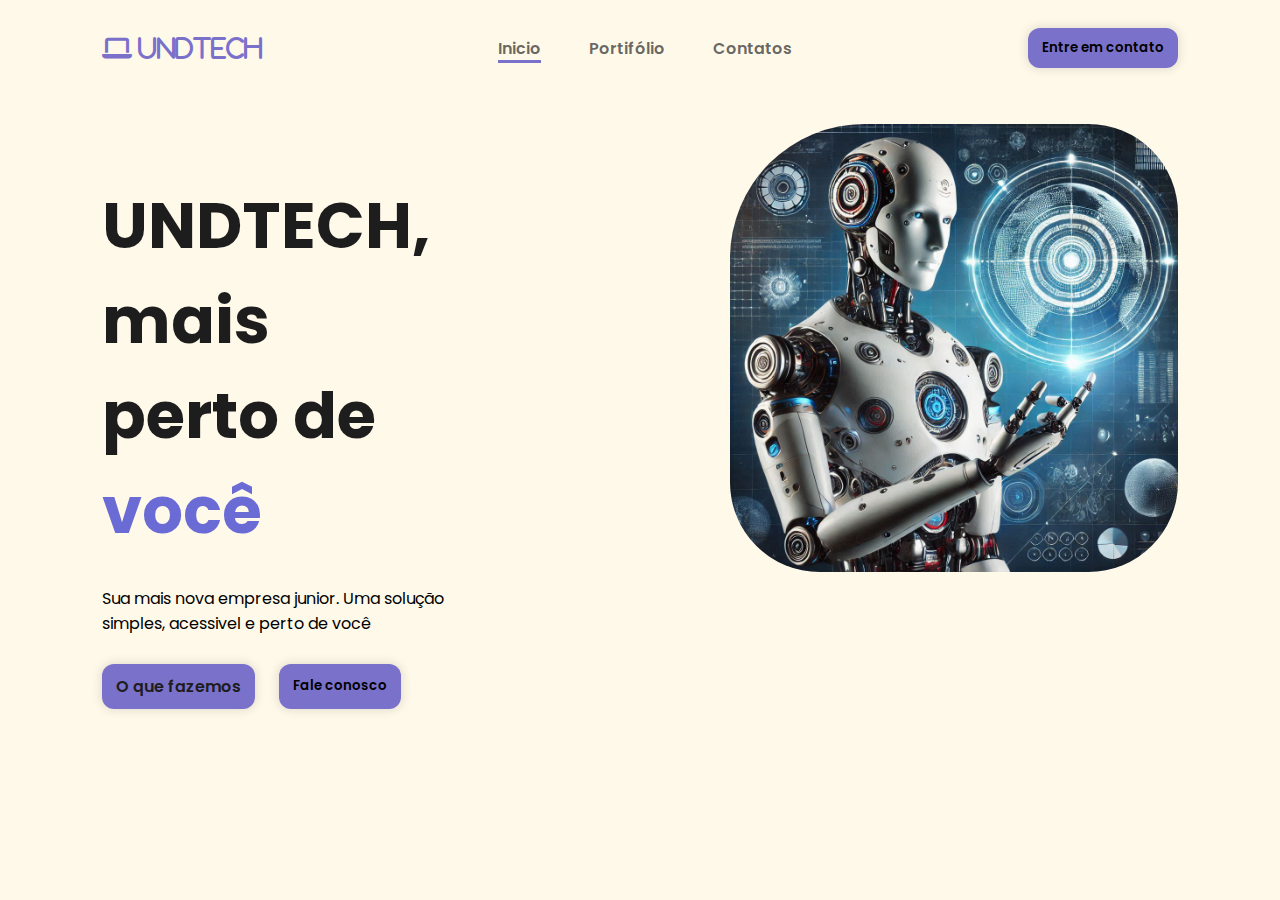
<file: index.html>
<!DOCTYPE html>
<html lang="pt-br">
<head>
    <meta charset="UTF-8">
    <meta name="viewport" content="width=device-width, initial-scale=1.0">
    <link rel="stylesheet" href="https://cdnjs.cloudflare.com/ajax/libs/font-awesome/6.7.2/css/all.min.css" integrity="sha512-Evv84Mr4kqVGRNSgIGL/F/aIDqQb7xQ2vcrdIwxfjThSH8CSR7PBEakCr51Ck+w+/U6swU2Im1vVX0SVk9ABhg==" crossorigin="anonymous" referrerpolicy="no-referrer" />
    <link rel="stylesheet" href="src/styles/styles.css">
    <link rel="stylesheet" href="src/styles/header.css">
    <link rel="stylesheet" href="src/styles/home.css">
    <link rel="stylesheet" href="src/styles/media.css">
    <link rel="stylesheet" href="src/styles/contato.css">
    <script src="https://cdnjs.cloudflare.com/ajax/libs/jquery/3.7.1/jquery.min.js" integrity="sha512-v2CJ7UaYy4JwqLDIrZUI/4hqeoQieOmAZNXBeQyjo21dadnwR+8ZaIJVT8EE2iyI61OV8e6M8PP2/4hpQINQ/g==" crossorigin="anonymous" referrerpolicy="no-referrer"></script>
    

    <title>UNDTECH</title>

</head>
<body>
    <header>
        <nav id="navbar">
        <i class="fa-solid fa-laptop " id="nav_logo"> undtech</i>

            <ul id="nav_list">
                <li class="nav-item active">
                    <a href="#home">Inicio</a>
                </li>
                <li class="nav-item">
                    <a href="#menu">Portifólio</a>
                </li>
                <li class="nav-item">
                    <a href="contatos.html">Contatos</a>
                </li>
            </ul>

            <button class="btn-default">
                Entre em contato
            </button>
            <button id="mobile_btn">
                <i class="fa-solid fa-bars"></i>
            </button>
        </nav>

        <div id="mobile_menu">
            <ul id="mobile_nav_list">
                <li class="nav-item">
                    <a href="#home">Inicio</a>
                </li>
                <li class="nav-item">
                    <a href="#menu">Portifólio</a>
                </li>
                <li class="nav-item">
                    <a href="contatos.html">Contato</a>
                </li>
            </ul>

            <button class="btn-default">
                Entre em contato
            </button>
        </div>
    </header>
    <main id="content">
        <section id="home">
            <div class="shape">

            </div>
            <div id="cta">
                <h1 class="title">
                    UNDTECH, mais perto de
                    <span>você</span>
                </h1>

                <p id="description"> Sua mais nova empresa junior. Uma solução simples, acessivel e perto de você </p>
                <div id="cta_buttons">
                    <a href="" class="btn-default">
                        O que fazemos
                    </a>
                    <!-- tag para ligar para um numero especifico, depois aprender a colocar o whatsapp-->
                    <a href="" id="cta_buttons">
                        <button class="btn-default">
                            Fale conosco
                              
                        </button>
                        
                    </a>
                </div>
                
            </div>
            
            <div id="banner">
                <img src="src/images/Home.png" alt="">

            </div>
        </section>

        <!--div id="contato">
            <div class="container">
                <article>
                    <div class="representante">
                        <img src="src/images/jhony.jpeg" alt="">
                        <div class="info">
                            <h4>PRESIDENTE</h4>
                            <p>Jhony</p>
                            <p>(61)987654321</p>
                            <p>jhony.silva@undf.edu.br</p>
                        </div>
                    </div>
                    <div class="representante">
                        <img src="src/images/enomoto.jpeg" alt="">
                        <div class="info">
                            <h4>VICE-PRESIDENTE</h4>
                            <p>Enomoto</p>
                            <p>(61)987654321</p>
                            <p>joao.enomoto@undf.edu.br</p>
                        </div>
                    </div>
                </article>
                <div class="divisor"></div>
                <aside>
                    <p>Siga nossas <a href="">Midias Sociais</a>!</p>
                </aside>
            </div>
        </div>-->
        
    </main>


    <script src="src/javascript/script.js"></script>
    
</body>
</html>
</file>
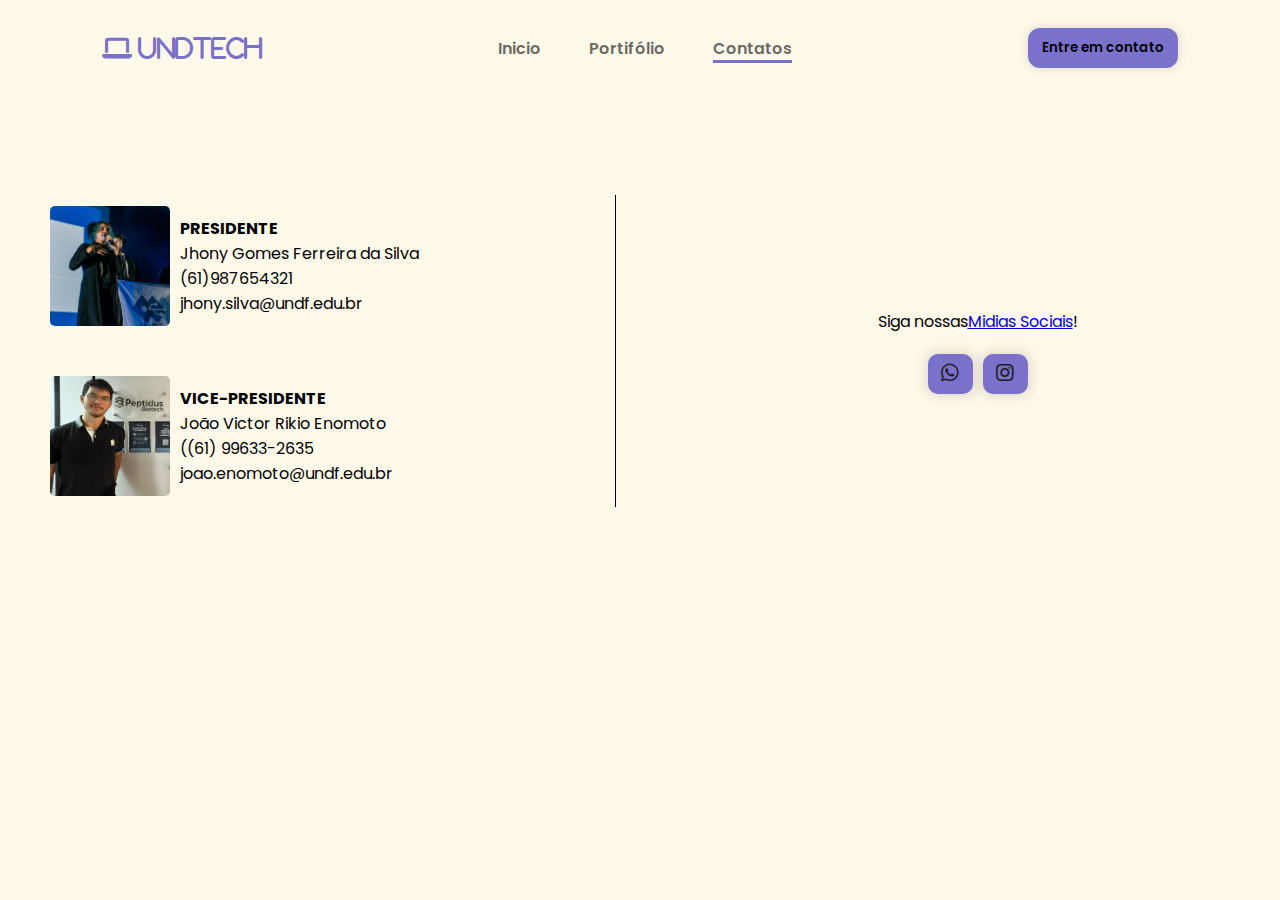
<file: contatos.html>
<!DOCTYPE html>
<html lang="pt-br">
<head>
    <meta charset="UTF-8">
    <meta name="viewport" content="width=device-width, initial-scale=1.0">
    <link rel="stylesheet" href="https://cdnjs.cloudflare.com/ajax/libs/font-awesome/6.7.2/css/all.min.css" integrity="sha512-Evv84Mr4kqVGRNSgIGL/F/aIDqQb7xQ2vcrdIwxfjThSH8CSR7PBEakCr51Ck+w+/U6swU2Im1vVX0SVk9ABhg==" crossorigin="anonymous" referrerpolicy="no-referrer" />
    <link rel="stylesheet" href="src/styles/styles.css">
    <link rel="stylesheet" href="src/styles/header.css">
    <link rel="stylesheet" href="src/styles/home.css">
    <link rel="stylesheet" href="src/styles/media.css">
    <link rel="stylesheet" href="src/styles/contato.css">
    <script src="https://cdnjs.cloudflare.com/ajax/libs/jquery/3.7.1/jquery.min.js" integrity="sha512-v2CJ7UaYy4JwqLDIrZUI/4hqeoQieOmAZNXBeQyjo21dadnwR+8ZaIJVT8EE2iyI61OV8e6M8PP2/4hpQINQ/g==" crossorigin="anonymous" referrerpolicy="no-referrer"></script>

   
    <title>Contatos</title>

</head>
<body>
    <header>
        <nav id="navbar">
        <i class="fa-solid fa-laptop " id="nav_logo"> undtech</i>

            <ul id="nav_list">
                <li class="nav-item">
                    <a href="index.html">Inicio</a>
                </li>
                <li class="nav-item">
                    <a href="#menu">Portifólio</a>
                </li>
                <li class="nav-item active">
                    <a href="contatos.html">Contatos</a>
                </li>
            </ul>

            <button class="btn-default">
                Entre em contato
            </button>
            <button id="mobile_btn">
                <i class="fa-solid fa-bars"></i>
            </button>
        </nav>

        <div id="mobile_menu">
            <ul id="mobile_nav_list">
                <li class="nav-item">
                    <a href="index.html">Inicio</a>
                </li>
                <li class="nav-item">
                    <a href="#menu">Portifólio</a>
                </li>
                <li class="nav-item">
                    <a href="contatos.html">Contato</a>
                </li>
            </ul>

            <button class="btn-default">
                Entre em contato
            </button>
        </div>
    </header>
<main id="content">
    <selection id="contato">
        <div class="container">
            <article>
                <div class="representante">
                    <img src="src/images/jhony.jpeg" alt="">
                    <div class="info">
                        <h4>PRESIDENTE</h4>
                        <p>Jhony Gomes Ferreira da Silva</p>
                        <p>(61)987654321</p>
                        <p>jhony.silva@undf.edu.br</p>
                    </div>
                </div>
                <div class="representante">
                    <img src="src/images/enomoto.jpeg" alt="">
                    <div class="info">
                        <h4>VICE-PRESIDENTE</h4>
                        <p>João Victor Rikio Enomoto</p>
                        <p>((61) 99633-2635 </p>
                        <p>joao.enomoto@undf.edu.br</p>
                    </div>
                </div>
            </article>
            <div class="divisor"></div>
            <aside>
                <p>Siga nossas <a href="https://www.instagram.com/undtech_ej/" target="_blank"> Midias Sociais </a> !</p>
                <div class="social-media-buttons">
                    <a href="">
                        <i class="fa-brands fa-whatsapp"></i>
                    </a>
                    
                    <a href="https://www.instagram.com/undtech_ej/" target="_blank">
                        <i class="fa-brands fa-instagram"></i>
                    </a>
                </div>
            </aside>
        </div>
    </section>
</main>

<script src="src/javascript/script.js"></script>
</body>
</html>
</file>
<file: src/styles/styles.css>
@import url('https://fonts.googleapis.com/css2?family=Poppins:ital,wght@0,100;0,200;0,300;0,400;0,500;0,600;0,700;0,800;0,900;1,100;1,200;1,300;1,400;1,500;1,600;1,700;1,800;1,900&display=swap');
*{
    font-family: "Poppins", sans-serif;
    margin: 0;
    padding: 0;
    box-sizing: border-box;
  }

body {
    background-color: #fff9ea;
  }

section {
    padding: 28px 8%;
}

.btn-default {
    border: none;
    display: flex;
    align-items: center;
    justify-content: center;
    background-color: #7a71ca;
    border-radius: 12px;
    padding: 10px 14px;
    font-weight: 600;
    box-shadow: 0px 0px 10px 2px rgba(0, 0, 0, 0.1);
    cursor: pointer;
    transition: background-color .3s ease;
}

.btn-default:hover {
    background-color: #7a71ca;
}

#mobile_btn {
    display: none;
}

#mobile_menu {
    display: none;
}

.social-media-buttons {
    display: flex;
    gap: 10px;
}

.social-media-buttons a {
    display: flex;
    align-items: center;
    justify-content: center;
    width: 45px;
    height: 40px;
    background-color: #7a71ca;
    font-size: 1.255rem;
    border-radius: 10px;
    text-decoration: none;
    color: #1d1d1d;
    box-shadow: 0px 0px 12px 4px rgba(0, 0, 0, 0.1);
    transition: box-shadow .3s ease;
}

.social-media-buttons a:hover {
    box-shadow: 0px 0px 12px 8px rgba(0, 0, 0, 0.1);;
}
</file>
<file: src/styles/header.css>
header {
    width: 100%;
    padding: 28px 8%;
}

#navbar {
    width: 100%;
    display: flex;
    align-items: center;
    justify-content: space-between;

}

#nav_logo {
    font-size: 24px;
    color: #7a71ca;
}

#nav_list {
    display: flex;
    list-style: none;
    gap: 48px;
}

.nav-item a {
    text-decoration: none;
    color: #1d1d1dad;
    font-weight: 600;
}

.nav-item.active a {
    color: #1d1d1dad;
    border-bottom: 3px solid #7a71ca;
}

@media screen and (max-width: 1200px) {
     
    #nav_list {
        display: none;
    }
    #navbar .btn-default {
        display: none;
    }

    #mobile_btn {
        display: block;
        border: none;
        background-color: transparent;
        font-size: 1.5rem;
        cursor: pointer;
    }
    #mobile_menu.active {
        display: flex;
        flex-direction: column;
        align-items: center;
    }
    
    #mobile_nav_list {
        display: flex;
        flex-direction: column;
        gap: 12px;
        margin: 12px, 0px;
    }

    #mobile_nav_list .nav-item {
        list-style: none;
        text-align: center;
    }

}
</file>
<file: src/styles/home.css>
#home {
    display: flex;
    min-height: calc(100vh -91px);
    position: relative;

}

#cta {
    width: 35%;
    display: flex;
    flex-direction: column;
    gap: 28px;
    margin-top: 5%;
}

#cta .title {
    font-size: 4rem;
    color: #1d1d1d;
}
#cta .title span {
    color:rgb(107, 107, 213);
}
#cta .description {
    font-size: 1.2rem;
}
#cta_buttons {
    display: flex;
    gap: 24px;
}
#cta_buttons a {
    text-decoration: none;
    color: #1d1d1d;
}
#phone_button {
    display: flex;
    gap: 8px;
    align-items: center;
    background-color: #ffff;
    padding: 8px, 14px;
    font-weight: 500;
    box-shadow: 0px 0px 12px 4px rgba(0, 0, 0, 0.1);
    border-radius: 12px ;
}

#banner {
    display: flex;
    align-items: start;
    justify-content: end;
    width: 70%;
    z-index: 2;
}

#banner img {
    height: auto;
    width: 35%;
    position: absolute;
    border-radius: 30% 20% 20% 20%;
    top: 10;
    right: 1;
    z-index: 1;
    background-color: transparent;

}
</file>
<file: src/styles/media.css>
@media screen and (max-width: 768px){
    #banner{
        display: none;
    }
    #home{
        display: flex;
        flex-direction: column;

    }

    #contato .container{
        display: flex;
        flex-direction: column;
        justify-content: center;
        align-items: center;
    }
    #contato .container aside{
        gap: 20px;
    }

    #cta{
        width: calc(100% - 40px);
        max-width: 768px;
        margin: 0 auto;
        padding: px;
        font-size: 1rem;
        justify-content: center;
        align-items: center;
    }
}

@media screen and (max-width: 980px){
    body{
        width: 100%;
        overflow-x: hidden;
    }

    #banner img{
        position: relative;
        top: 50px;
        left: 40px;
        width: 480px;
        height: 480px;
        padding: 40px;
    }

    .cta-buttons{
        font-size: 200px;
        display: flex;
        flex-direction: row;
        justify-content: space-around;
    }
}
</file>
<file: src/styles/contato.css>
.container{
    margin-top: 60px;
    display: grid;
    grid-template-columns: 1fr 50px 1fr;
    gap: 10px;
    justify-content: center
}

.representante{
    display: grid;
    grid-template-columns: auto 1fr;
    align-items: start;
    max-width: 500px;
    margin: 50px;
    
    overflow: hidden;
}

.representante img{
    display: flex;
    align-self: start;
    justify-self: start;
    width: 120px;
    border-radius: 5px;
}

.info{
    display: flex;
    flex-direction: column;
    justify-content: space-between;
    align-items: safe;
    padding: 10px;
    min-height: 0;
}

.divisor{
    width: 1px;
    background-color: black;
    height: 80%;
    align-self: center;
}

aside{
    max-height: 80%;
    display: flex;
    flex-direction: column;
    justify-content: center;
    align-self: center;
    gap: 20px;
}

aside p{
    display: flex;
    align-self: center;
    text-decoration: none;
}

.social-media-buttons{
    display: flex;
    justify-self: center;
    align-self: center;
    
}
</file>
